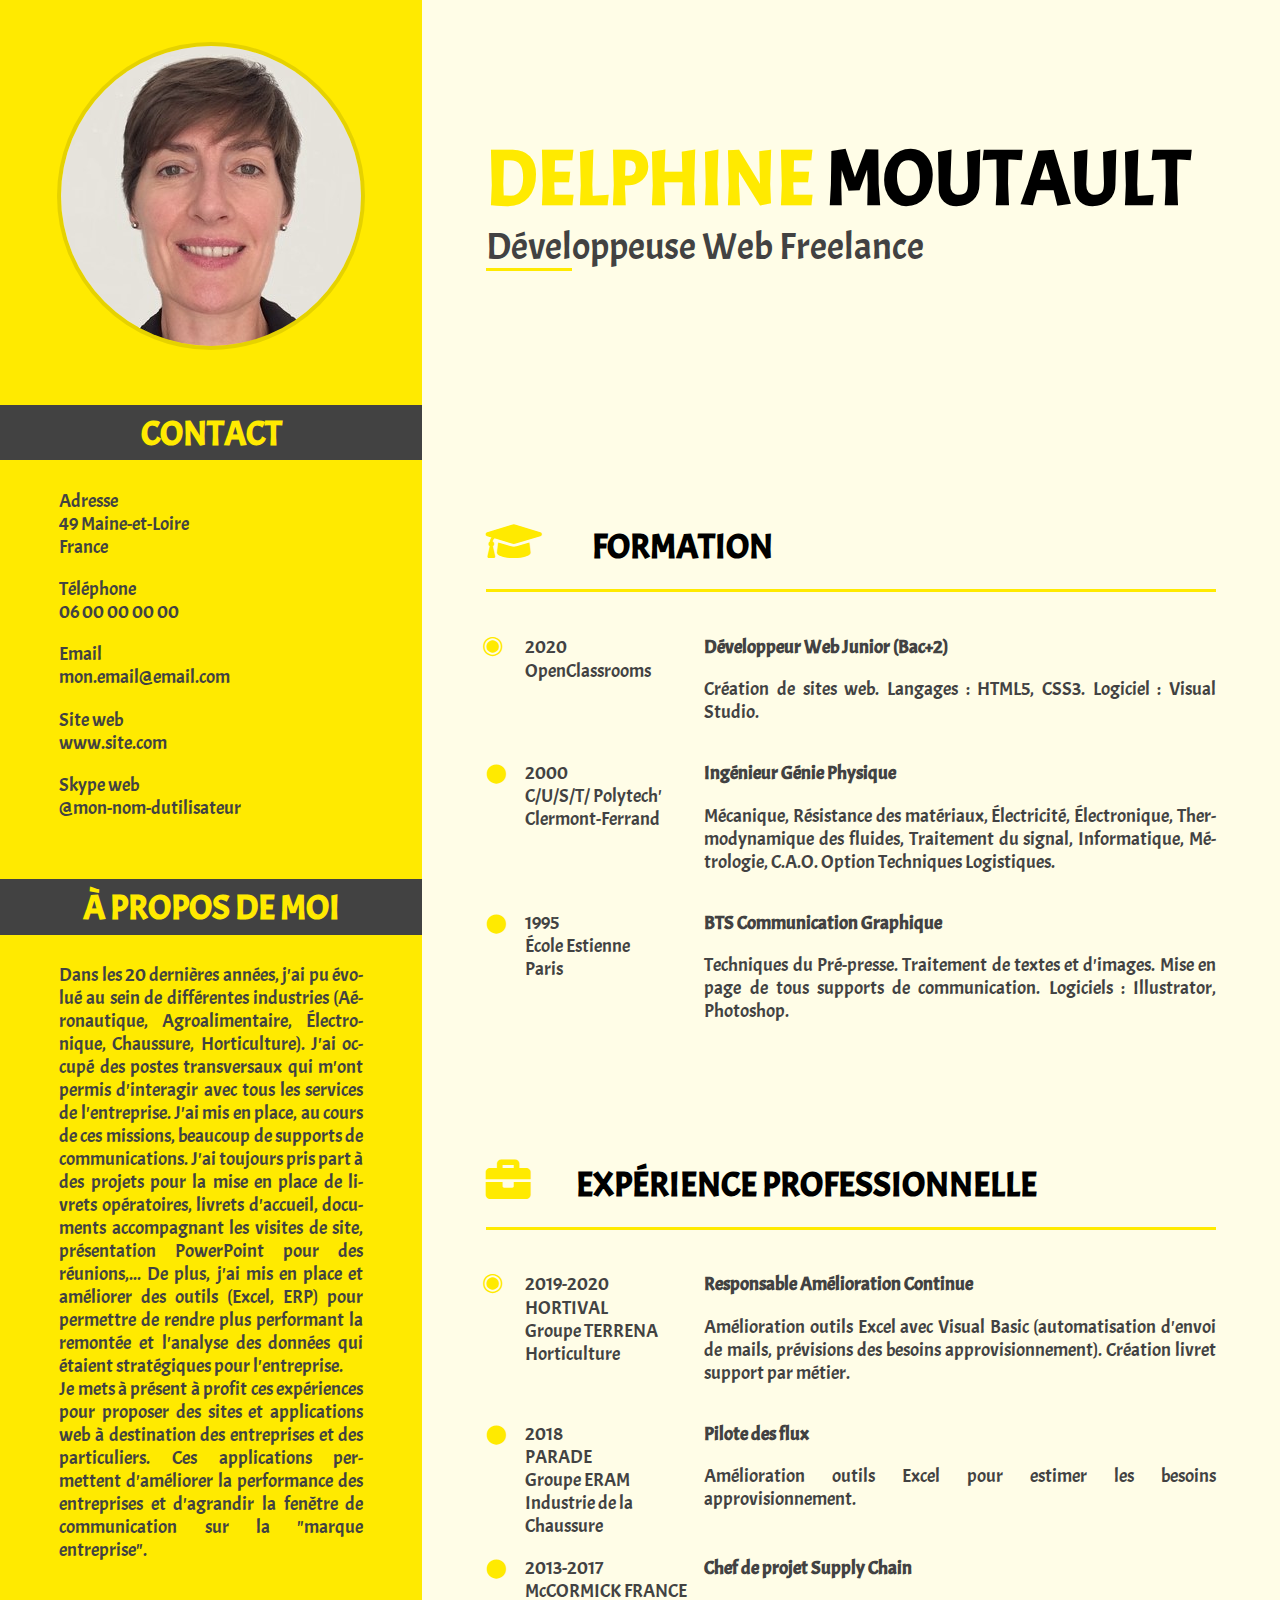
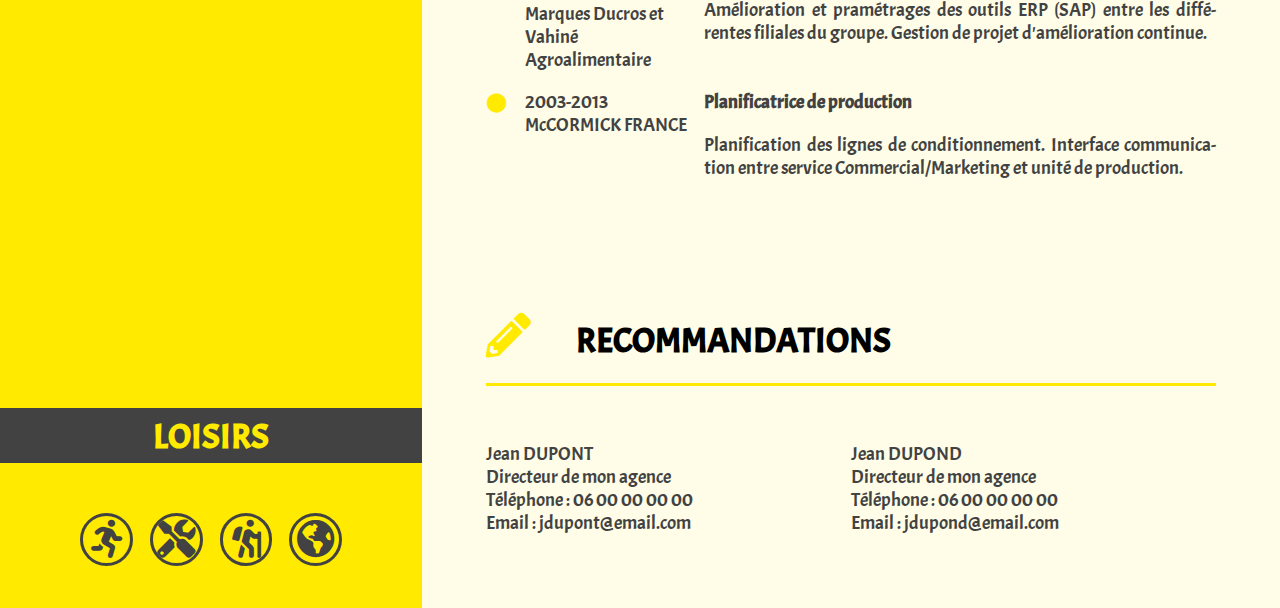
<file: PROJET 2/index.html>
<!DOCTYPE html>
<html lang="fr">
<head>
    <meta charset="utf-8" />
    <meta name="viewport" content="width=device-width, initial-scale=1.0">
    <link rel="stylesheet" href="cv.css" />
    <link href="fontawesome/css/all.min.css" rel="stylesheet"> <!--Fontes awesome -->
    <title>CV Delphine MOUTAULT</title>
</head>

<body>
    <!------PARTIE DROITE : header + #corps------->
   
    
        <header>
            <!-----ENTÊTE----->
            <h1><span>DELPHINE</span> MOUTAULT</h1>
            <p><span>Dével</span>oppeuse Web Freelance</p>
        </header>
  
        <section id="corps">
            <!------CORPS------>

            <h3><i class="fas fa-graduation-cap"></i>  FORMATION</h3>       <!--**FORMATION-->

            <div class="liste">
                <aside><ul><li class="double">2020 <br />OpenClassrooms </li></ul></aside>
                <article>
                    <h4>Développeur Web Junior (Bac+2)</h4>
                    <p>Création de sites web. Langages : HTML5, CSS3. Logiciel : Visual Studio.</p>
                </article>
            </div>

            <div class="liste">
                <aside><ul><li>2000 <br />C/U/S/T/ Polytech' <br />Clermont-Ferrand </li></ul></aside>
                <article>
                    <h4>Ingénieur Génie Physique</h4>
                    <p>Mécanique, Résistance des matériaux, Électricité, Électronique, Thermodynamique des fluides, Traitement du signal, Informatique, Métrologie, C.A.O. Option Techniques Logistiques.</p>
                </article>
            </div>

            <div class="liste">
                <aside><ul><li>1995 <br />École Estienne <br />Paris </li></ul></aside>
                <article>
                    <h4>BTS Communication Graphique</h4>
                    <p>Techniques du Pré-presse. Traitement de textes et d'images. Mise en page de tous supports de communication. Logiciels : Illustrator, Photoshop.</p>
                </article>
            </div>


            <h3><i class="fas fa-briefcase"></i>Expérience Professionnelle</h3> <!--**EXPE PROFESSIONNELLE-->

            <div class="liste">
                <aside><ul><li class="double">2019-2020 <br />HORTIVAL <br />Groupe TERRENA <br />Horticulture </li></ul></aside>
                <article>
                    <h4>Responsable Amélioration Continue</h4>
                    <p>Amélioration outils Excel avec Visual Basic (automatisation d'envoi de mails, prévisions des besoins approvisionnement). Création livret support par métier.</p>
                </article>
            </div>

            <div class="liste">
                <aside><ul><li>2018 <br />PARADE <br />Groupe ERAM <br />Industrie de la Chaussure </li></ul></aside>
                <article>
                    <h4>Pilote des flux</h4>
                    <p>Amélioration outils Excel pour estimer les besoins approvisionnement.</p>
                </article>
            </div>

            <div class="liste">
                <aside><ul><li>2013-2017 <br />McCORMICK FRANCE <br />Marques Ducros et Vahiné <br />Agroalimentaire </li></ul></aside>
                <article>
                    <h4>Chef de projet Supply Chain</h4>
                    <p>Amélioration et pramétrages des outils ERP (SAP) entre les différentes filiales du groupe. Gestion de projet d'amélioration continue.</p>
                </article>
            </div>

            <div class="liste">
                <aside><ul><li>2003-2013 <br />McCORMICK FRANCE </li></ul></aside>
                <article>
                    <h4>Planificatrice de production</h4>
                    <p>Planification des lignes de conditionnement. Interface communication entre service Commercial/Marketing et unité de production.</p>
                </article>
            </div>

            <h3><i class="fas fa-pencil-alt"></i>Recommandations</h3>       <!--**RECOMMANDATIONS-->

            <div id="reco">
                <article>
                    <p>
                        Jean DUPONT<br />
                        Directeur de mon agence<br />
                        Téléphone : 06 00 00 00 00<br />
                        Email : jdupont@email.com
                    </p>
                </article>

                <article>
                    <p>
                        Jean DUPOND<br />
                        Directeur de mon agence<br />
                        Téléphone : 06 00 00 00 00<br />
                        Email : jdupond@email.com
                    </p>
                </article>
            </div>


        </section>
   
    <!------PARTIE GAUCHE : #lisere--------------------->
    <section id="lisere">

 <div id="photo">
                <div id="cercle">
                    <!--Ma photo--->
                    <a href="photo_dm.jpg"><img src="moi_mini.jpg" alt="photo cv en mini" title="cliquez pour agrandir" id="photo_moi" /></a>
                </div>
</div>

 <div id="partie_contact">
            <h2>CONTACT</h2>    <!--La partie CONTACT-->
            <p class="contact">
                Adresse<br />
                49 Maine-et-Loire<br />
                France
            </p>

            <p class="contact">
                Téléphone<br />
                06 00 00 00 00
            </p>

            <p class="contact">
                Email<br />
                mon.email@email.com
            </p>

            <p class="contact">
                Site web<br />
                www.site.com
            </p>

            <p class="contact">
                Skype web<br />
                @mon-nom-dutilisateur
            </p>
 </div>


 <div id="propos">
            <h2>À PROPOS DE MOI</h2>    <!--La partie A PROPOS DE MOI-->
            <p>
                Dans les 20 dernières années, j'ai pu évolué au sein de différentes industries (Aéronautique, Agroalimentaire, Électronique, Chaussure,
                Horticulture). J'ai occupé des postes transversaux qui m'ont permis d'interagir avec tous les services de l'entreprise. J'ai mis en place,
                au cours de ces missions, beaucoup de supports de communications. J'ai toujours pris part à des projets pour la mise en place de livrets
                opératoires, livrets d'accueil, documents accompagnant les visites de site, présentation PowerPoint pour des réunions,... De plus, j'ai
                mis en place et améliorer des outils (Excel, ERP) pour permettre de rendre plus performant la remontée et l'analyse des données qui étaient
                stratégiques pour l'entreprise.<br />
                Je mets à présent à profit ces expériences pour proposer des sites et applications web à destination des entreprises et des particuliers.
                Ces applications permettent d'améliorer la performance des entreprises et d'agrandir la fenêtre de communication sur la "marque entreprise".
            </p>
</div>

         
 <div id="loisirs">
            <h2>LOISIRS</h2>    <!--La partie LOISIRS-->
            <div>
                <i class="fas fa-2x fa-running"></i><i class="fas fa-2x fa-tools"></i><i class="fas fa-2x fa-hiking"></i><i class="fas fa-2x fa-globe-americas"></i>
            </div>
</div>

</section>




</body>
</html>
</file>
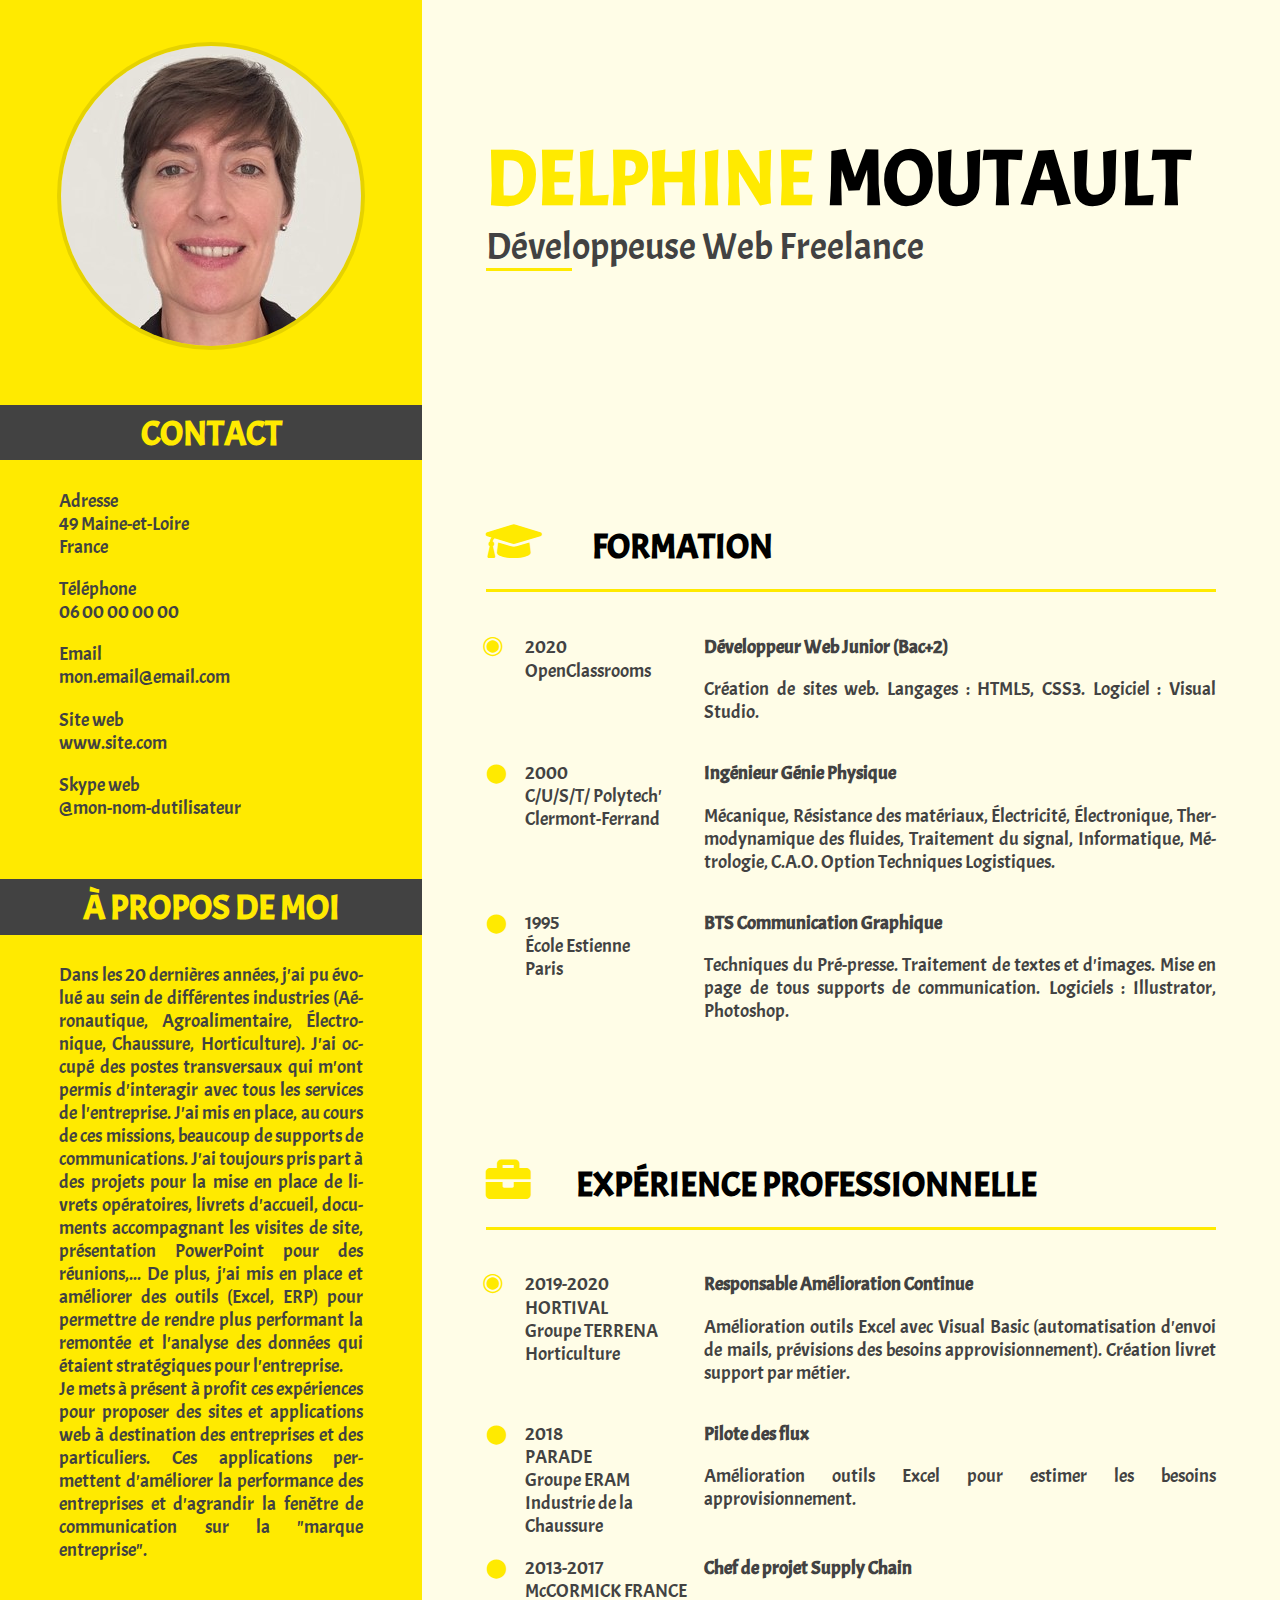
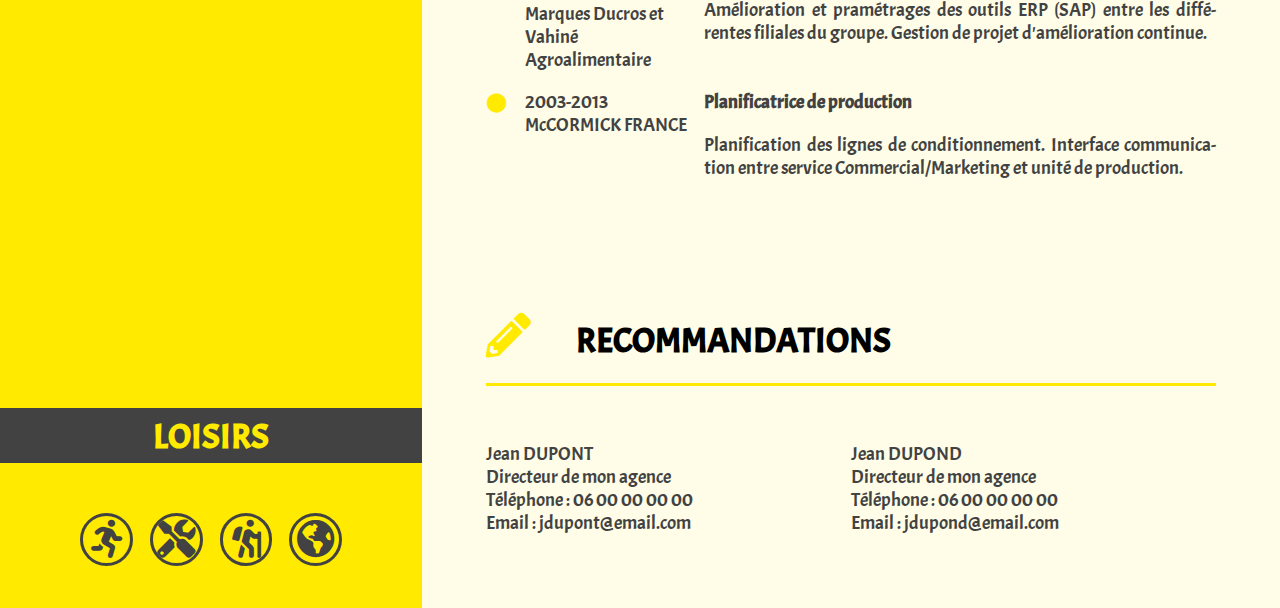
<file: PROJET 2/Mon CV.html>
﻿<!DOCTYPE html>
<html lang="fr">
<head>
    <meta charset="utf-8" />
    <meta name="viewport" content="width=device-width, initial-scale=1.0">
    <link rel="stylesheet" href="cv.css" />
    <link href="fontawesome/css/all.min.css" rel="stylesheet"> <!--Fontes awesome -->
    <title>CV Delphine MOUTAULT</title>
</head>

<body>
    <!------PARTIE DROITE : header + #corps------->
   
    
        <header>
            <!-----ENTÊTE----->
            <h1><span>DELPHINE</span> MOUTAULT</h1>
            <p><span>Dével</span>oppeuse Web Freelance</p>
        </header>
  
        <section id="corps">
            <!------CORPS------>

            <h3><i class="fas fa-graduation-cap"></i>  FORMATION</h3>       <!--**FORMATION-->

            <div class="liste">
                <aside><ul><li class="double">2020 <br />OpenClassrooms </li></ul></aside>
                <article>
                    <h4>Développeur Web Junior (Bac+2)</h4>
                    <p>Création de sites web. Langages : HTML5, CSS3. Logiciel : Visual Studio.</p>
                </article>
            </div>

            <div class="liste">
                <aside><ul><li>2000 <br />C/U/S/T/ Polytech' <br />Clermont-Ferrand </li></ul></aside>
                <article>
                    <h4>Ingénieur Génie Physique</h4>
                    <p>Mécanique, Résistance des matériaux, Électricité, Électronique, Thermodynamique des fluides, Traitement du signal, Informatique, Métrologie, C.A.O. Option Techniques Logistiques.</p>
                </article>
            </div>

            <div class="liste">
                <aside><ul><li>1995 <br />École Estienne <br />Paris </li></ul></aside>
                <article>
                    <h4>BTS Communication Graphique</h4>
                    <p>Techniques du Pré-presse. Traitement de textes et d'images. Mise en page de tous supports de communication. Logiciels : Illustrator, Photoshop.</p>
                </article>
            </div>


            <h3><i class="fas fa-briefcase"></i>Expérience Professionnelle</h3> <!--**EXPE PROFESSIONNELLE-->

            <div class="liste">
                <aside><ul><li class="double">2019-2020 <br />HORTIVAL <br />Groupe TERRENA <br />Horticulture </li></ul></aside>
                <article>
                    <h4>Responsable Amélioration Continue</h4>
                    <p>Amélioration outils Excel avec Visual Basic (automatisation d'envoi de mails, prévisions des besoins approvisionnement). Création livret support par métier.</p>
                </article>
            </div>

            <div class="liste">
                <aside><ul><li>2018 <br />PARADE <br />Groupe ERAM <br />Industrie de la Chaussure </li></ul></aside>
                <article>
                    <h4>Pilote des flux</h4>
                    <p>Amélioration outils Excel pour estimer les besoins approvisionnement.</p>
                </article>
            </div>

            <div class="liste">
                <aside><ul><li>2013-2017 <br />McCORMICK FRANCE <br />Marques Ducros et Vahiné <br />Agroalimentaire </li></ul></aside>
                <article>
                    <h4>Chef de projet Supply Chain</h4>
                    <p>Amélioration et pramétrages des outils ERP (SAP) entre les différentes filiales du groupe. Gestion de projet d'amélioration continue.</p>
                </article>
            </div>

            <div class="liste">
                <aside><ul><li>2003-2013 <br />McCORMICK FRANCE </li></ul></aside>
                <article>
                    <h4>Planificatrice de production</h4>
                    <p>Planification des lignes de conditionnement. Interface communication entre service Commercial/Marketing et unité de production.</p>
                </article>
            </div>

            <h3><i class="fas fa-pencil-alt"></i>Recommandations</h3>       <!--**RECOMMANDATIONS-->

            <div id="reco">
                <article>
                    <p>
                        Jean DUPONT<br />
                        Directeur de mon agence<br />
                        Téléphone : 06 00 00 00 00<br />
                        Email : jdupont@email.com
                    </p>
                </article>

                <article>
                    <p>
                        Jean DUPOND<br />
                        Directeur de mon agence<br />
                        Téléphone : 06 00 00 00 00<br />
                        Email : jdupond@email.com
                    </p>
                </article>
            </div>


        </section>
   
    <!------PARTIE GAUCHE : #lisere--------------------->
    <section id="lisere">

 <div id="photo">
                <div id="cercle">
                    <!--Ma photo--->
                    <a href="photo_dm.jpg"><img src="moi_mini.jpg" alt="photo cv en mini" title="cliquez pour agrandir" id="photo_moi" /></a>
                </div>
</div>

 <div id="partie_contact">
            <h2>CONTACT</h2>    <!--La partie CONTACT-->
            <p class="contact">
                Adresse<br />
                49 Maine-et-Loire<br />
                France
            </p>

            <p class="contact">
                Téléphone<br />
                06 00 00 00 00
            </p>

            <p class="contact">
                Email<br />
                mon.email@email.com
            </p>

            <p class="contact">
                Site web<br />
                www.site.com
            </p>

            <p class="contact">
                Skype web<br />
                @mon-nom-dutilisateur
            </p>
 </div>


 <div id="propos">
            <h2>À PROPOS DE MOI</h2>    <!--La partie A PROPOS DE MOI-->
            <p>
                Dans les 20 dernières années, j'ai pu évolué au sein de différentes industries (Aéronautique, Agroalimentaire, Électronique, Chaussure,
                Horticulture). J'ai occupé des postes transversaux qui m'ont permis d'interagir avec tous les services de l'entreprise. J'ai mis en place,
                au cours de ces missions, beaucoup de supports de communications. J'ai toujours pris part à des projets pour la mise en place de livrets
                opératoires, livrets d'accueil, documents accompagnant les visites de site, présentation PowerPoint pour des réunions,... De plus, j'ai
                mis en place et améliorer des outils (Excel, ERP) pour permettre de rendre plus performant la remontée et l'analyse des données qui étaient
                stratégiques pour l'entreprise.<br />
                Je mets à présent à profit ces expériences pour proposer des sites et applications web à destination des entreprises et des particuliers.
                Ces applications permettent d'améliorer la performance des entreprises et d'agrandir la fenêtre de communication sur la "marque entreprise".
            </p>
</div>

         
 <div id="loisirs">
            <h2>LOISIRS</h2>    <!--La partie LOISIRS-->
            <div>
                <i class="fas fa-2x fa-running"></i><i class="fas fa-2x fa-tools"></i><i class="fas fa-2x fa-hiking"></i><i class="fas fa-2x fa-globe-americas"></i>
            </div>
</div>

</section>




</body>
</html>
</file>
<file: PROJET 2/cv.css>
/*------ D�finition police ACME -------*/
@font-face {
	font-family: 'acme';
	src: url('acme/acme-regular-webfont-webfont.eot');
	src: url('acme/acme-regular-webfont-webfont.eot?#iefix') format('embedded-opentype'), url('acme/acme-regular-webfont-webfont.woff') format('woff'), url('acme/acme-regular-webfont-webfont.ttf') format('truetype'), url('acme/acme-regular-webfont-webfont.svg#webfontregular') format('svg');
	font-weight: normal;
	font-style: normal;
}

/*------ TOUTE LA PAGE -----(body = #lisere + header + #corps)---*/

body {
	font-family: 'acme',Arial;
	display: flex;
	flex-direction: column;
	flex-wrap: wrap;
	color: rgb(66,66,66);
	background-color: rgba(255,253,231,1);
	font-size: 1.2em;
	text-align: left;
	height: 115em;
	margin:0;
	
}


/*-------------ENTETE------------*/
h1 {	/*Mon nom en ent�te*/
	margin: 0;
	color: rgb(0,0,0);
}

header {
	display: flex;
	flex-direction: column;
	height: 18%;
	padding-left: 5%;
	padding-right: 5%;
	font-size: 2em;
	justify-content: center;
	width: 67%;
	order: 1;
	box-sizing:border-box;
	
}

h1 span { /*Mis en couleur de mon pr�nom*/
	color: rgb(255,234,0);
}

header p span { /*soulign�es les 5 1res lettres de D�veloppeuse*/
	border-bottom: 3px solid rgb(255,234,0);
}

header p {	/*Ma fonction*/
	margin: 0;
}

/*------CORPS DU CV -------------*/

#corps {
	display: flex;
	flex-direction: column;
	color: rgb(66,66,66);
	padding: 2%;
	padding-left: 5%;
	padding-right: 5%;
	width: 67%;
	height: 82%;
	order:1;
	box-sizing:border-box;
	
}

h3 { /* Titres des sous-parties*/
	text-align: left;
	color: rgb(0,0,0);
	font-size: 1.8em;
	border-bottom: 3px solid rgb(255,234,0);
	text-transform: uppercase;
	line-height: 2.5em;
	vertical-align: middle;
	margin-bottom: 5%;
	margin-top: auto; /*ajuster cet espace pour que le corps soit align� en bas de page avec liser�*/
}

h3 i {	/*Icones devant les sous-titres*/
	margin-right: 1em;
	color: rgb(255,234,0);
	font-size: 1.3em;
	}

.liste {	/*----1 ligne de puce--- (.liste = aside + article)---*/
	display: flex;
	align-items:baseline;	/*Aligner la 1re ligne de aside et celle de article*/
	margin-bottom: 1em;
}

aside {	/*--- Case gauche (avec puce) du corps ----*/
	width: 28%;
	margin-left: 1em;
	}

article { /*--- Case droite du corps ----*/
	display: flex;
	width: 72%;
	flex-direction: column;
	text-align: justify;
	hyphens: auto;
}

h4 {	/*Titres des articles (Diplomes / Fonctions du poste)*/
	margin: 0;
	font-weight: bold;
}

ul {	/*Suppression des puces*/
	margin: 0;
	padding-left: 1em;
	list-style: none;
}

.double:before { /*remplacement de la puce par double cercle plein _ 1re puce*/
	content: "\0025C9"; /*puce en forme de doucle cercle forme pleine*/
	color: rgb(255,234,0);
	display: inline-block;
	width: 1.7em;
	margin-left: -1.7em;
	font-size: 1.3em;
}

li:before { /*remplacement de la puce par cercle plein*/
	content: "\002B24"; /*puce en forme de cercle plein*/
	color: rgb(255,234,0);
	display: inline-block;
	width: 2em;
	margin-left: -2em;
}

#reco {	/*--Partie RECOMMANDATIONS--*/
	display: flex;
	margin-bottom:4%;
	}

/*------PARTIE GAUCHE ------------ LISER� -------------------*/
#lisere {
	display: flex;
	flex-direction: column;
	text-align: center;
	width: 33%;
	background-color: rgb(255,234,0);
	color: rgb(66,66,66);
	height: 100%;
	box-sizing: border-box;
	}

#photo_moi {	/*--Ma photo--*/
	position: relative;
	top: -8px;
	left:-10px;
}

#cercle {	/*--Cercle pour la photo--*/
	display: inline-block;
	width: 300px;
	height: 300px;
	border-radius: 50%;
	overflow: hidden;
	margin-left:auto;
	margin-right:auto;
	border: 4px solid rgba(0,0,0,0.1);
	margin-top:10%;
	margin-bottom:5%;
}

h2 { /*Titres bandeau dans liser�*/
	display: flex;
	background-color: rgb(66,66,66);
	color: rgb(255,234,0);
	height: 1.6em;
	align-items: center;
	justify-content: center;
	font-size: 1.8em;
}

#lisere p { /*Tous les paragraphes*/
	padding-left: 14%;
	padding-right: 14%;
}

.contact {	/* Textes de la partie CONTACT*/
	text-align: left;
}

#partie_contact{
	margin-bottom:3%;
}

#propos { /* Partie A PROPOS DE MOI*/
	margin-bottom: auto;	/*Ajustement pour permettre que "loisirs" se mette bien en bas de page*/
}

#propos p { /* Textes de la partie A PROPOS DE MOI*/
	display: flex;
	text-align: justify;
	hyphens: auto;
	}

#loisirs{	/*Partie LOISIRS*/
	display:flex;
	flex-direction:column;
	justify-content:center;
	}

#loisirs div {
	display: flex;
	justify-content: center;
	margin-top: 5%;
	margin-bottom: 10%;
}

#lisere i { /*les icones loisirs*/
	width: 1em;
	height: 1em;
	border-radius: 50%;
	border: 3px solid rgb(66,66,66);
	padding: 1%;
	margin-left: 2%;
	margin-right: 2%;
	overflow: hidden;
}

/*----------------MEDIA QUERIES------site responsive------------------*/

/*--------Format tablette---------*/
@media all and (max-width: 992px) 
{
body {
	flex-wrap: nowrap;
	}

header{
	order:0;
	width:100%;
	padding-bottom:5%;
	padding-top:5%;
	}

#lisere {
	flex-direction: row;
	flex-wrap: wrap;
	width: 100%;
	}

#lisere p { /*Tous les paragraphes*/
	padding-left: 4%;
	padding-right: 4%;
	}

#cercle {
	height: 250px;
	width: 250px;
	margin-top:15%;
	}

#photo_moi {
	height: 250px;
	width: 250px;
	top: 0px;
	left: 0px;
	}

#photo {
	width: 50%;
	}

#partie_contact { /*Partie CONTACT*/
	width: 50%;
	}

h2 {
	margin-left: 2%;
	margin-right: 2%;
	font-size: 1.3em;
}

#propos { /*Partie A PROPOS DE MOI*/
	width: 50%;
	margin-bottom: 4%;
	}

#loisirs { /*Partie LOISIRS*/
	justify-content: flex-start;
	width: 50%;
	}
	
#lisere i {		/*les icones loisirs */
	margin:2%;
	}	

#corps{
	width:100%;
	}	
	
aside{
	width:32%;
	padding-right:4%;
	}

article {
	width: 68%;
	}
}

/*---------Format mobile---------*/
@media all and (max-width: 767px) {
	
#lisere {
	flex-direction: column;
	width: 100%;
	}

#cercle {
	height: 250px;
	width: 250px;
	margin-top: 10%;
	}

#photo_moi {
	height: 250px;
	width: 250px;
	top: 0px;
	left: 0px;
	}

#photo,#partie_contact,#propos,#loisirs{ /*Les 4 parties du liser�*/
	width:100%;
	}

h2 {
	margin-left: 0%;
	margin-right: 0%;
		}

.liste,#reco{
	flex-direction:column;
		}

.liste aside,.liste article{
	width:100%;
	}

.liste br{	/*Supprimer les retours � la ligne fait dans aside*/
	display:none;
	}

aside{
	margin-bottom:4%;
	}

.liste article p{
	margin-top:2%;
	}
}
</file>
